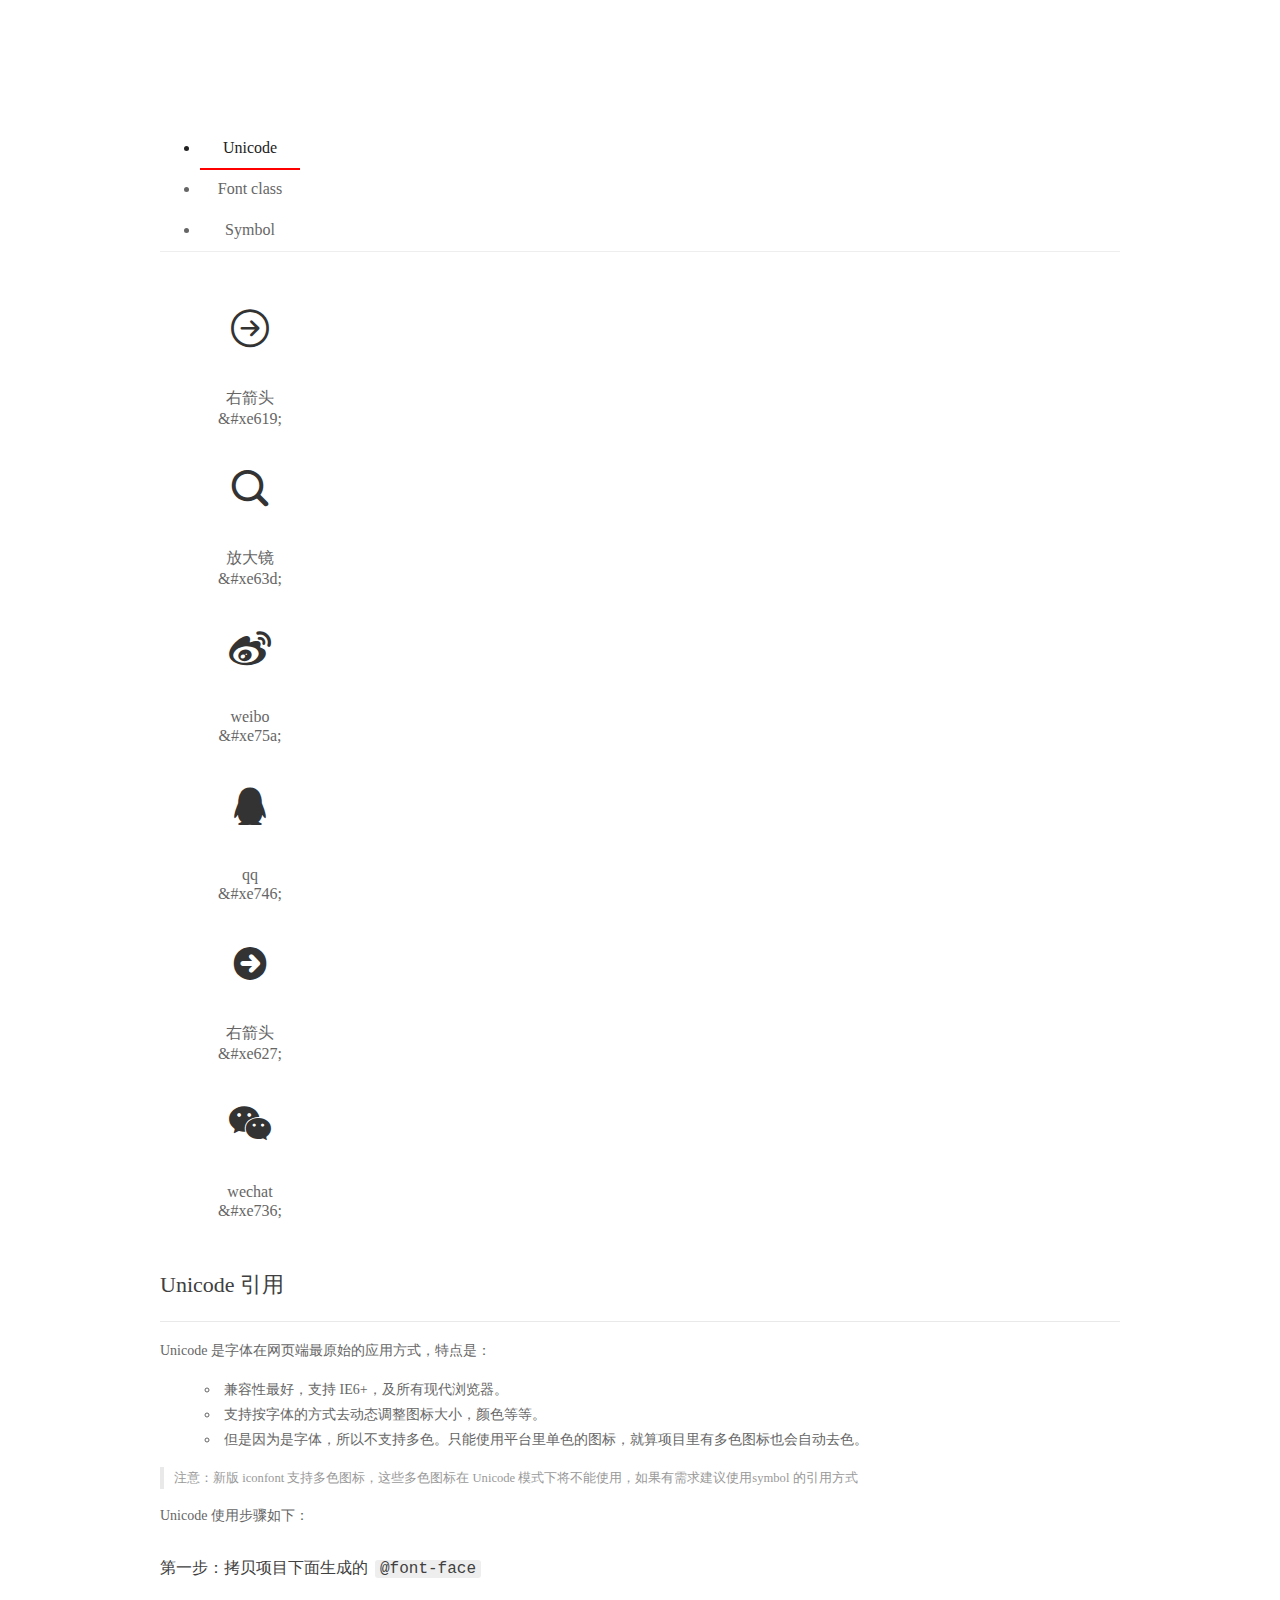
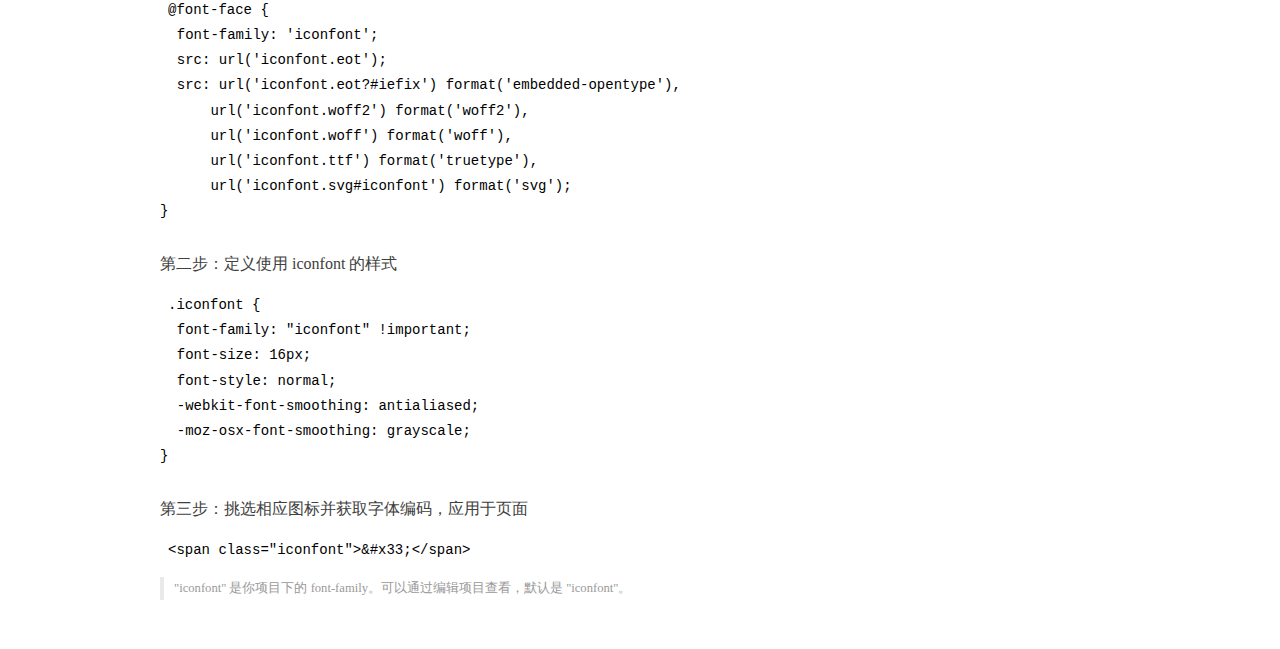
<file: fonts/demo_index.html>
<!DOCTYPE html>
<html>
<head>
  <meta charset="utf-8"/>
  <title>IconFont Demo</title>
  <link rel="shortcut icon" href="//img.alicdn.com/imgextra/i2/O1CN01ZyAlrn1MwaMhqz36G_!!6000000001499-73-tps-64-64.ico" type="image/x-icon"/>
  <link rel="icon" type="image/svg+xml" href="//img.alicdn.com/imgextra/i4/O1CN01EYTRnJ297D6vehehJ_!!6000000008020-55-tps-64-64.svg"/>
  <link rel="stylesheet" href="https://g.alicdn.com/thx/cube/1.3.2/cube.min.css">
  <link rel="stylesheet" href="demo.css">
  <link rel="stylesheet" href="iconfont.css">
  <script src="iconfont.js"></script>
  <!-- jQuery -->
  <script src="https://a1.alicdn.com/oss/uploads/2018/12/26/7bfddb60-08e8-11e9-9b04-53e73bb6408b.js"></script>
  <!-- 代码高亮 -->
  <script src="https://a1.alicdn.com/oss/uploads/2018/12/26/a3f714d0-08e6-11e9-8a15-ebf944d7534c.js"></script>
</head>
<body>
  <div class="main">
    <h1 class="logo"><a href="https://www.iconfont.cn/" title="iconfont 首页" target="_blank">&#xe86b;</a></h1>
    <div class="nav-tabs">
      <ul id="tabs" class="dib-box">
        <li class="dib active"><span>Unicode</span></li>
        <li class="dib"><span>Font class</span></li>
        <li class="dib"><span>Symbol</span></li>
      </ul>
      
    </div>
    <div class="tab-container">
      <div class="content unicode" style="display: block;">
          <ul class="icon_lists dib-box">
          
            <li class="dib">
              <span class="icon iconfont">&#xe619;</span>
                <div class="name">右箭头</div>
                <div class="code-name">&amp;#xe619;</div>
              </li>
          
            <li class="dib">
              <span class="icon iconfont">&#xe63d;</span>
                <div class="name">放大镜</div>
                <div class="code-name">&amp;#xe63d;</div>
              </li>
          
            <li class="dib">
              <span class="icon iconfont">&#xe75a;</span>
                <div class="name">weibo</div>
                <div class="code-name">&amp;#xe75a;</div>
              </li>
          
            <li class="dib">
              <span class="icon iconfont">&#xe746;</span>
                <div class="name">qq</div>
                <div class="code-name">&amp;#xe746;</div>
              </li>
          
            <li class="dib">
              <span class="icon iconfont">&#xe627;</span>
                <div class="name">右箭头</div>
                <div class="code-name">&amp;#xe627;</div>
              </li>
          
            <li class="dib">
              <span class="icon iconfont">&#xe736;</span>
                <div class="name">wechat</div>
                <div class="code-name">&amp;#xe736;</div>
              </li>
          
          </ul>
          <div class="article markdown">
          <h2 id="unicode-">Unicode 引用</h2>
          <hr>

          <p>Unicode 是字体在网页端最原始的应用方式，特点是：</p>
          <ul>
            <li>兼容性最好，支持 IE6+，及所有现代浏览器。</li>
            <li>支持按字体的方式去动态调整图标大小，颜色等等。</li>
            <li>但是因为是字体，所以不支持多色。只能使用平台里单色的图标，就算项目里有多色图标也会自动去色。</li>
          </ul>
          <blockquote>
            <p>注意：新版 iconfont 支持多色图标，这些多色图标在 Unicode 模式下将不能使用，如果有需求建议使用symbol 的引用方式</p>
          </blockquote>
          <p>Unicode 使用步骤如下：</p>
          <h3 id="-font-face">第一步：拷贝项目下面生成的 <code>@font-face</code></h3>
<pre><code class="language-css"
>@font-face {
  font-family: 'iconfont';
  src: url('iconfont.eot');
  src: url('iconfont.eot?#iefix') format('embedded-opentype'),
      url('iconfont.woff2') format('woff2'),
      url('iconfont.woff') format('woff'),
      url('iconfont.ttf') format('truetype'),
      url('iconfont.svg#iconfont') format('svg');
}
</code></pre>
          <h3 id="-iconfont-">第二步：定义使用 iconfont 的样式</h3>
<pre><code class="language-css"
>.iconfont {
  font-family: "iconfont" !important;
  font-size: 16px;
  font-style: normal;
  -webkit-font-smoothing: antialiased;
  -moz-osx-font-smoothing: grayscale;
}
</code></pre>
          <h3 id="-">第三步：挑选相应图标并获取字体编码，应用于页面</h3>
<pre>
<code class="language-html"
>&lt;span class="iconfont"&gt;&amp;#x33;&lt;/span&gt;
</code></pre>
          <blockquote>
            <p>"iconfont" 是你项目下的 font-family。可以通过编辑项目查看，默认是 "iconfont"。</p>
          </blockquote>
          </div>
      </div>
      <div class="content font-class">
        <ul class="icon_lists dib-box">
          
          <li class="dib">
            <span class="icon iconfont icon-youjiantou"></span>
            <div class="name">
              右箭头
            </div>
            <div class="code-name">.icon-youjiantou
            </div>
          </li>
          
          <li class="dib">
            <span class="icon iconfont icon-fangdajing"></span>
            <div class="name">
              放大镜
            </div>
            <div class="code-name">.icon-fangdajing
            </div>
          </li>
          
          <li class="dib">
            <span class="icon iconfont icon-weibo"></span>
            <div class="name">
              weibo
            </div>
            <div class="code-name">.icon-weibo
            </div>
          </li>
          
          <li class="dib">
            <span class="icon iconfont icon-qq"></span>
            <div class="name">
              qq
            </div>
            <div class="code-name">.icon-qq
            </div>
          </li>
          
          <li class="dib">
            <span class="icon iconfont icon-youjiantou1"></span>
            <div class="name">
              右箭头
            </div>
            <div class="code-name">.icon-youjiantou1
            </div>
          </li>
          
          <li class="dib">
            <span class="icon iconfont icon-wechat"></span>
            <div class="name">
              wechat
            </div>
            <div class="code-name">.icon-wechat
            </div>
          </li>
          
        </ul>
        <div class="article markdown">
        <h2 id="font-class-">font-class 引用</h2>
        <hr>

        <p>font-class 是 Unicode 使用方式的一种变种，主要是解决 Unicode 书写不直观，语意不明确的问题。</p>
        <p>与 Unicode 使用方式相比，具有如下特点：</p>
        <ul>
          <li>兼容性良好，支持 IE8+，及所有现代浏览器。</li>
          <li>相比于 Unicode 语意明确，书写更直观。可以很容易分辨这个 icon 是什么。</li>
          <li>因为使用 class 来定义图标，所以当要替换图标时，只需要修改 class 里面的 Unicode 引用。</li>
          <li>不过因为本质上还是使用的字体，所以多色图标还是不支持的。</li>
        </ul>
        <p>使用步骤如下：</p>
        <h3 id="-fontclass-">第一步：引入项目下面生成的 fontclass 代码：</h3>
<pre><code class="language-html">&lt;link rel="stylesheet" href="./iconfont.css"&gt;
</code></pre>
        <h3 id="-">第二步：挑选相应图标并获取类名，应用于页面：</h3>
<pre><code class="language-html">&lt;span class="iconfont icon-xxx"&gt;&lt;/span&gt;
</code></pre>
        <blockquote>
          <p>"
            iconfont" 是你项目下的 font-family。可以通过编辑项目查看，默认是 "iconfont"。</p>
        </blockquote>
      </div>
      </div>
      <div class="content symbol">
          <ul class="icon_lists dib-box">
          
            <li class="dib">
                <svg class="icon svg-icon" aria-hidden="true">
                  <use xlink:href="#icon-youjiantou"></use>
                </svg>
                <div class="name">右箭头</div>
                <div class="code-name">#icon-youjiantou</div>
            </li>
          
            <li class="dib">
                <svg class="icon svg-icon" aria-hidden="true">
                  <use xlink:href="#icon-fangdajing"></use>
                </svg>
                <div class="name">放大镜</div>
                <div class="code-name">#icon-fangdajing</div>
            </li>
          
            <li class="dib">
                <svg class="icon svg-icon" aria-hidden="true">
                  <use xlink:href="#icon-weibo"></use>
                </svg>
                <div class="name">weibo</div>
                <div class="code-name">#icon-weibo</div>
            </li>
          
            <li class="dib">
                <svg class="icon svg-icon" aria-hidden="true">
                  <use xlink:href="#icon-qq"></use>
                </svg>
                <div class="name">qq</div>
                <div class="code-name">#icon-qq</div>
            </li>
          
            <li class="dib">
                <svg class="icon svg-icon" aria-hidden="true">
                  <use xlink:href="#icon-youjiantou1"></use>
                </svg>
                <div class="name">右箭头</div>
                <div class="code-name">#icon-youjiantou1</div>
            </li>
          
            <li class="dib">
                <svg class="icon svg-icon" aria-hidden="true">
                  <use xlink:href="#icon-wechat"></use>
                </svg>
                <div class="name">wechat</div>
                <div class="code-name">#icon-wechat</div>
            </li>
          
          </ul>
          <div class="article markdown">
          <h2 id="symbol-">Symbol 引用</h2>
          <hr>

          <p>这是一种全新的使用方式，应该说这才是未来的主流，也是平台目前推荐的用法。相关介绍可以参考这篇<a href="">文章</a>
            这种用法其实是做了一个 SVG 的集合，与另外两种相比具有如下特点：</p>
          <ul>
            <li>支持多色图标了，不再受单色限制。</li>
            <li>通过一些技巧，支持像字体那样，通过 <code>font-size</code>, <code>color</code> 来调整样式。</li>
            <li>兼容性较差，支持 IE9+，及现代浏览器。</li>
            <li>浏览器渲染 SVG 的性能一般，还不如 png。</li>
          </ul>
          <p>使用步骤如下：</p>
          <h3 id="-symbol-">第一步：引入项目下面生成的 symbol 代码：</h3>
<pre><code class="language-html">&lt;script src="./iconfont.js"&gt;&lt;/script&gt;
</code></pre>
          <h3 id="-css-">第二步：加入通用 CSS 代码（引入一次就行）：</h3>
<pre><code class="language-html">&lt;style&gt;
.icon {
  width: 1em;
  height: 1em;
  vertical-align: -0.15em;
  fill: currentColor;
  overflow: hidden;
}
&lt;/style&gt;
</code></pre>
          <h3 id="-">第三步：挑选相应图标并获取类名，应用于页面：</h3>
<pre><code class="language-html">&lt;svg class="icon" aria-hidden="true"&gt;
  &lt;use xlink:href="#icon-xxx"&gt;&lt;/use&gt;
&lt;/svg&gt;
</code></pre>
          </div>
      </div>

    </div>
  </div>
  <script>
  $(document).ready(function () {
      $('.tab-container .content:first').show()

      $('#tabs li').click(function (e) {
        var tabContent = $('.tab-container .content')
        var index = $(this).index()

        if ($(this).hasClass('active')) {
          return
        } else {
          $('#tabs li').removeClass('active')
          $(this).addClass('active')

          tabContent.hide().eq(index).fadeIn()
        }
      })
    })
  </script>
</body>
</html>
</file>
<file: fonts/demo.css>
/* Logo 字体 */
@font-face {
  font-family: "iconfont logo";
  src: url('https://at.alicdn.com/t/font_985780_km7mi63cihi.eot?t=1545807318834');
  src: url('https://at.alicdn.com/t/font_985780_km7mi63cihi.eot?t=1545807318834#iefix') format('embedded-opentype'),
    url('https://at.alicdn.com/t/font_985780_km7mi63cihi.woff?t=1545807318834') format('woff'),
    url('https://at.alicdn.com/t/font_985780_km7mi63cihi.ttf?t=1545807318834') format('truetype'),
    url('https://at.alicdn.com/t/font_985780_km7mi63cihi.svg?t=1545807318834#iconfont') format('svg');
}

.logo {
  font-family: "iconfont logo";
  font-size: 160px;
  font-style: normal;
  -webkit-font-smoothing: antialiased;
  -moz-osx-font-smoothing: grayscale;
}

/* tabs */
.nav-tabs {
  position: relative;
}

.nav-tabs .nav-more {
  position: absolute;
  right: 0;
  bottom: 0;
  height: 42px;
  line-height: 42px;
  color: #666;
}

#tabs {
  border-bottom: 1px solid #eee;
}

#tabs li {
  cursor: pointer;
  width: 100px;
  height: 40px;
  line-height: 40px;
  text-align: center;
  font-size: 16px;
  border-bottom: 2px solid transparent;
  position: relative;
  z-index: 1;
  margin-bottom: -1px;
  color: #666;
}


#tabs .active {
  border-bottom-color: #f00;
  color: #222;
}

.tab-container .content {
  display: none;
}

/* 页面布局 */
.main {
  padding: 30px 100px;
  width: 960px;
  margin: 0 auto;
}

.main .logo {
  color: #333;
  text-align: left;
  margin-bottom: 30px;
  line-height: 1;
  height: 110px;
  margin-top: -50px;
  overflow: hidden;
  *zoom: 1;
}

.main .logo a {
  font-size: 160px;
  color: #333;
}

.helps {
  margin-top: 40px;
}

.helps pre {
  padding: 20px;
  margin: 10px 0;
  border: solid 1px #e7e1cd;
  background-color: #fffdef;
  overflow: auto;
}

.icon_lists {
  width: 100% !important;
  overflow: hidden;
  *zoom: 1;
}

.icon_lists li {
  width: 100px;
  margin-bottom: 10px;
  margin-right: 20px;
  text-align: center;
  list-style: none !important;
  cursor: default;
}

.icon_lists li .code-name {
  line-height: 1.2;
}

.icon_lists .icon {
  display: block;
  height: 100px;
  line-height: 100px;
  font-size: 42px;
  margin: 10px auto;
  color: #333;
  -webkit-transition: font-size 0.25s linear, width 0.25s linear;
  -moz-transition: font-size 0.25s linear, width 0.25s linear;
  transition: font-size 0.25s linear, width 0.25s linear;
}

.icon_lists .icon:hover {
  font-size: 100px;
}

.icon_lists .svg-icon {
  /* 通过设置 font-size 来改变图标大小 */
  width: 1em;
  /* 图标和文字相邻时，垂直对齐 */
  vertical-align: -0.15em;
  /* 通过设置 color 来改变 SVG 的颜色/fill */
  fill: currentColor;
  /* path 和 stroke 溢出 viewBox 部分在 IE 下会显示
      normalize.css 中也包含这行 */
  overflow: hidden;
}

.icon_lists li .name,
.icon_lists li .code-name {
  color: #666;
}

/* markdown 样式 */
.markdown {
  color: #666;
  font-size: 14px;
  line-height: 1.8;
}

.highlight {
  line-height: 1.5;
}

.markdown img {
  vertical-align: middle;
  max-width: 100%;
}

.markdown h1 {
  color: #404040;
  font-weight: 500;
  line-height: 40px;
  margin-bottom: 24px;
}

.markdown h2,
.markdown h3,
.markdown h4,
.markdown h5,
.markdown h6 {
  color: #404040;
  margin: 1.6em 0 0.6em 0;
  font-weight: 500;
  clear: both;
}

.markdown h1 {
  font-size: 28px;
}

.markdown h2 {
  font-size: 22px;
}

.markdown h3 {
  font-size: 16px;
}

.markdown h4 {
  font-size: 14px;
}

.markdown h5 {
  font-size: 12px;
}

.markdown h6 {
  font-size: 12px;
}

.markdown hr {
  height: 1px;
  border: 0;
  background: #e9e9e9;
  margin: 16px 0;
  clear: both;
}

.markdown p {
  margin: 1em 0;
}

.markdown>p,
.markdown>blockquote,
.markdown>.highlight,
.markdown>ol,
.markdown>ul {
  width: 80%;
}

.markdown ul>li {
  list-style: circle;
}

.markdown>ul li,
.markdown blockquote ul>li {
  margin-left: 20px;
  padding-left: 4px;
}

.markdown>ul li p,
.markdown>ol li p {
  margin: 0.6em 0;
}

.markdown ol>li {
  list-style: decimal;
}

.markdown>ol li,
.markdown blockquote ol>li {
  margin-left: 20px;
  padding-left: 4px;
}

.markdown code {
  margin: 0 3px;
  padding: 0 5px;
  background: #eee;
  border-radius: 3px;
}

.markdown strong,
.markdown b {
  font-weight: 600;
}

.markdown>table {
  border-collapse: collapse;
  border-spacing: 0px;
  empty-cells: show;
  border: 1px solid #e9e9e9;
  width: 95%;
  margin-bottom: 24px;
}

.markdown>table th {
  white-space: nowrap;
  color: #333;
  font-weight: 600;
}

.markdown>table th,
.markdown>table td {
  border: 1px solid #e9e9e9;
  padding: 8px 16px;
  text-align: left;
}

.markdown>table th {
  background: #F7F7F7;
}

.markdown blockquote {
  font-size: 90%;
  color: #999;
  border-left: 4px solid #e9e9e9;
  padding-left: 0.8em;
  margin: 1em 0;
}

.markdown blockquote p {
  margin: 0;
}

.markdown .anchor {
  opacity: 0;
  transition: opacity 0.3s ease;
  margin-left: 8px;
}

.markdown .waiting {
  color: #ccc;
}

.markdown h1:hover .anchor,
.markdown h2:hover .anchor,
.markdown h3:hover .anchor,
.markdown h4:hover .anchor,
.markdown h5:hover .anchor,
.markdown h6:hover .anchor {
  opacity: 1;
  display: inline-block;
}

.markdown>br,
.markdown>p>br {
  clear: both;
}


.hljs {
  display: block;
  background: white;
  padding: 0.5em;
  color: #333333;
  overflow-x: auto;
}

.hljs-comment,
.hljs-meta {
  color: #969896;
}

.hljs-string,
.hljs-variable,
.hljs-template-variable,
.hljs-strong,
.hljs-emphasis,
.hljs-quote {
  color: #df5000;
}

.hljs-keyword,
.hljs-selector-tag,
.hljs-type {
  color: #a71d5d;
}

.hljs-literal,
.hljs-symbol,
.hljs-bullet,
.hljs-attribute {
  color: #0086b3;
}

.hljs-section,
.hljs-name {
  color: #63a35c;
}

.hljs-tag {
  color: #333333;
}

.hljs-title,
.hljs-attr,
.hljs-selector-id,
.hljs-selector-class,
.hljs-selector-attr,
.hljs-selector-pseudo {
  color: #795da3;
}

.hljs-addition {
  color: #55a532;
  background-color: #eaffea;
}

.hljs-deletion {
  color: #bd2c00;
  background-color: #ffecec;
}

.hljs-link {
  text-decoration: underline;
}

/* 代码高亮 */
/* PrismJS 1.15.0
https://prismjs.com/download.html#themes=prism&languages=markup+css+clike+javascript */
/**
 * prism.js default theme for JavaScript, CSS and HTML
 * Based on dabblet (http://dabblet.com)
 * @author Lea Verou
 */
code[class*="language-"],
pre[class*="language-"] {
  color: black;
  background: none;
  text-shadow: 0 1px white;
  font-family: Consolas, Monaco, 'Andale Mono', 'Ubuntu Mono', monospace;
  text-align: left;
  white-space: pre;
  word-spacing: normal;
  word-break: normal;
  word-wrap: normal;
  line-height: 1.5;

  -moz-tab-size: 4;
  -o-tab-size: 4;
  tab-size: 4;

  -webkit-hyphens: none;
  -moz-hyphens: none;
  -ms-hyphens: none;
  hyphens: none;
}

pre[class*="language-"]::-moz-selection,
pre[class*="language-"] ::-moz-selection,
code[class*="language-"]::-moz-selection,
code[class*="language-"] ::-moz-selection {
  text-shadow: none;
  background: #b3d4fc;
}

pre[class*="language-"]::selection,
pre[class*="language-"] ::selection,
code[class*="language-"]::selection,
code[class*="language-"] ::selection {
  text-shadow: none;
  background: #b3d4fc;
}

@media print {

  code[class*="language-"],
  pre[class*="language-"] {
    text-shadow: none;
  }
}

/* Code blocks */
pre[class*="language-"] {
  padding: 1em;
  margin: .5em 0;
  overflow: auto;
}

:not(pre)>code[class*="language-"],
pre[class*="language-"] {
  background: #f5f2f0;
}

/* Inline code */
:not(pre)>code[class*="language-"] {
  padding: .1em;
  border-radius: .3em;
  white-space: normal;
}

.token.comment,
.token.prolog,
.token.doctype,
.token.cdata {
  color: slategray;
}

.token.punctuation {
  color: #999;
}

.namespace {
  opacity: .7;
}

.token.property,
.token.tag,
.token.boolean,
.token.number,
.token.constant,
.token.symbol,
.token.deleted {
  color: #905;
}

.token.selector,
.token.attr-name,
.token.string,
.token.char,
.token.builtin,
.token.inserted {
  color: #690;
}

.token.operator,
.token.entity,
.token.url,
.language-css .token.string,
.style .token.string {
  color: #9a6e3a;
  background: hsla(0, 0%, 100%, .5);
}

.token.atrule,
.token.attr-value,
.token.keyword {
  color: #07a;
}

.token.function,
.token.class-name {
  color: #DD4A68;
}

.token.regex,
.token.important,
.token.variable {
  color: #e90;
}

.token.important,
.token.bold {
  font-weight: bold;
}

.token.italic {
  font-style: italic;
}

.token.entity {
  cursor: help;
}
</file>
<file: fonts/iconfont.css>
@font-face {font-family: "iconfont";
  src: url('iconfont.eot?t=1616140814738'); /* IE9 */
  src: url('iconfont.eot?t=1616140814738#iefix') format('embedded-opentype'), /* IE6-IE8 */
  url('[data-uri]') format('woff2'),
  url('iconfont.woff?t=1616140814738') format('woff'),
  url('iconfont.ttf?t=1616140814738') format('truetype'), /* chrome, firefox, opera, Safari, Android, iOS 4.2+ */
  url('iconfont.svg?t=1616140814738#iconfont') format('svg'); /* iOS 4.1- */
}

.iconfont {
  font-family: "iconfont" !important;
  font-size: 16px;
  font-style: normal;
  -webkit-font-smoothing: antialiased;
  -moz-osx-font-smoothing: grayscale;
}

.icon-youjiantou:before {
  content: "\e619";
}

.icon-fangdajing:before {
  content: "\e63d";
}

.icon-weibo:before {
  content: "\e75a";
}

.icon-qq:before {
  content: "\e746";
}

.icon-youjiantou1:before {
  content: "\e627";
}

.icon-wechat:before {
  content: "\e736";
}
</file>
